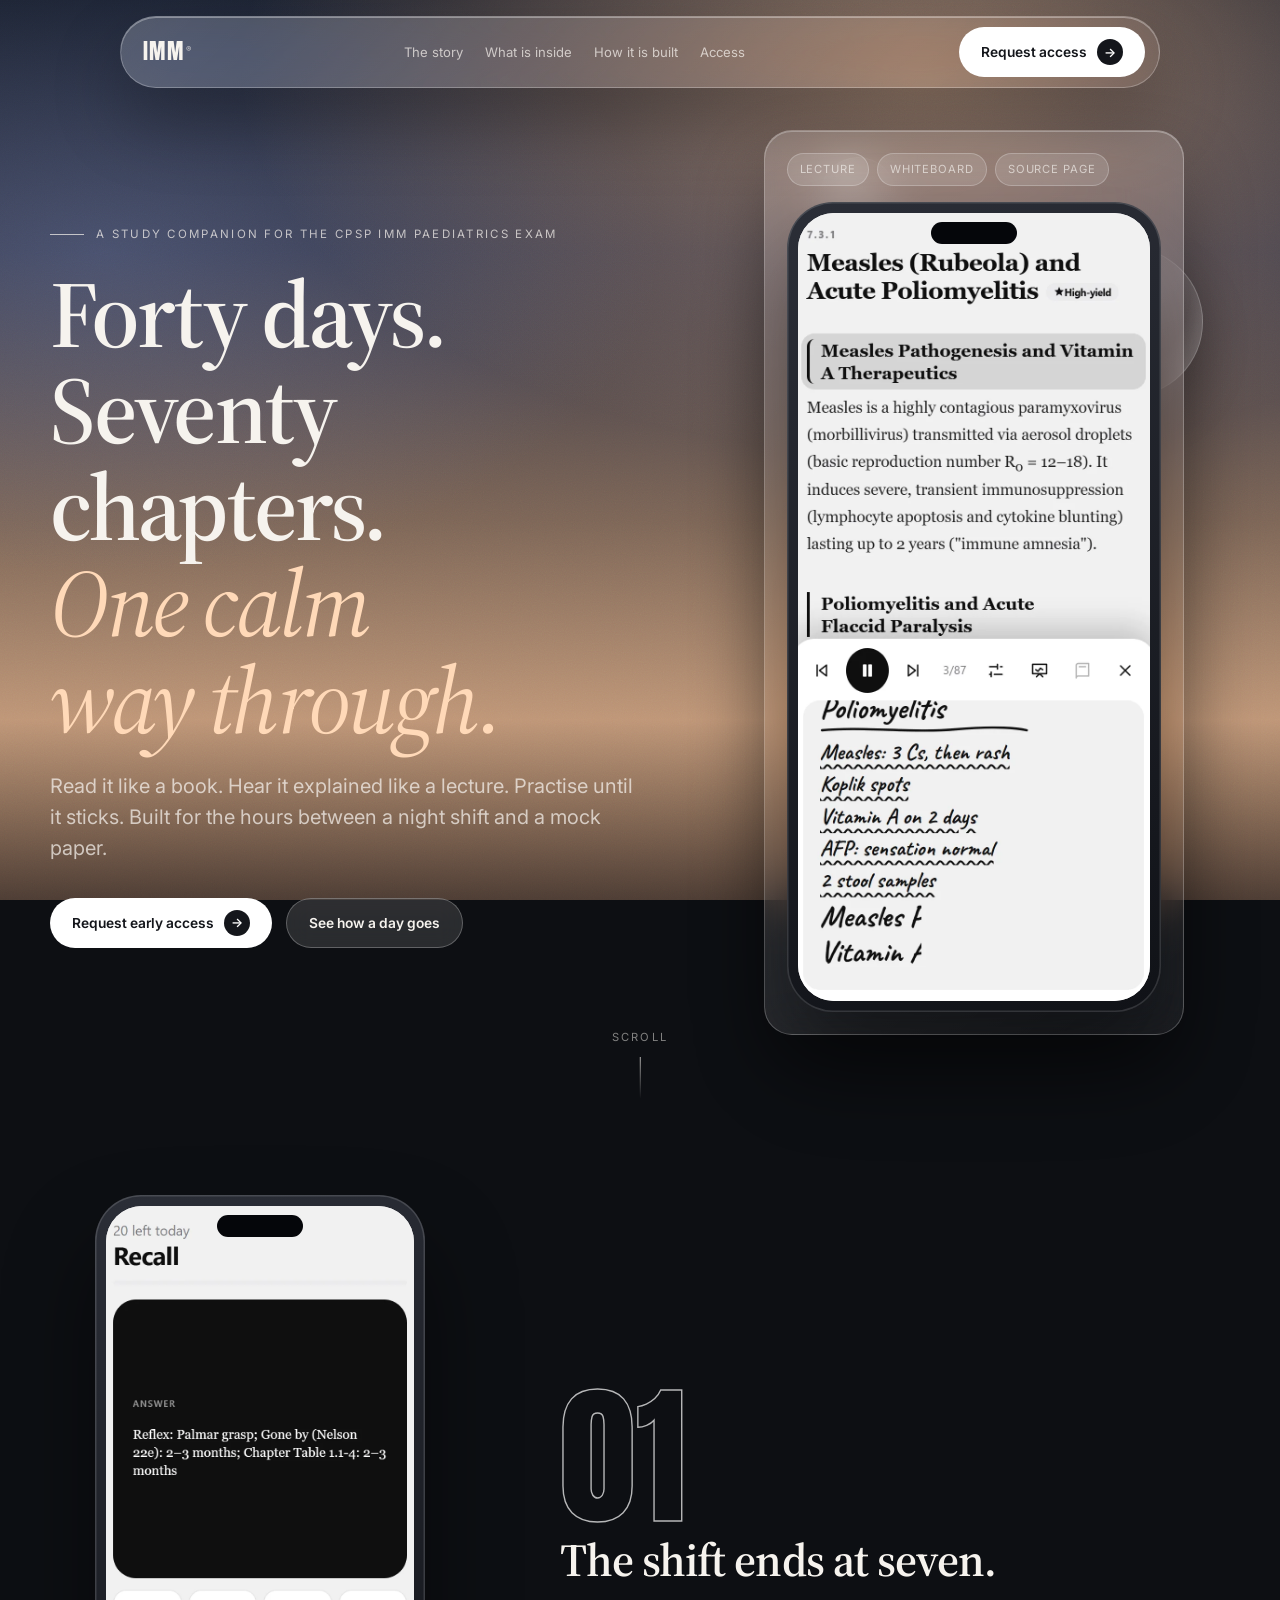
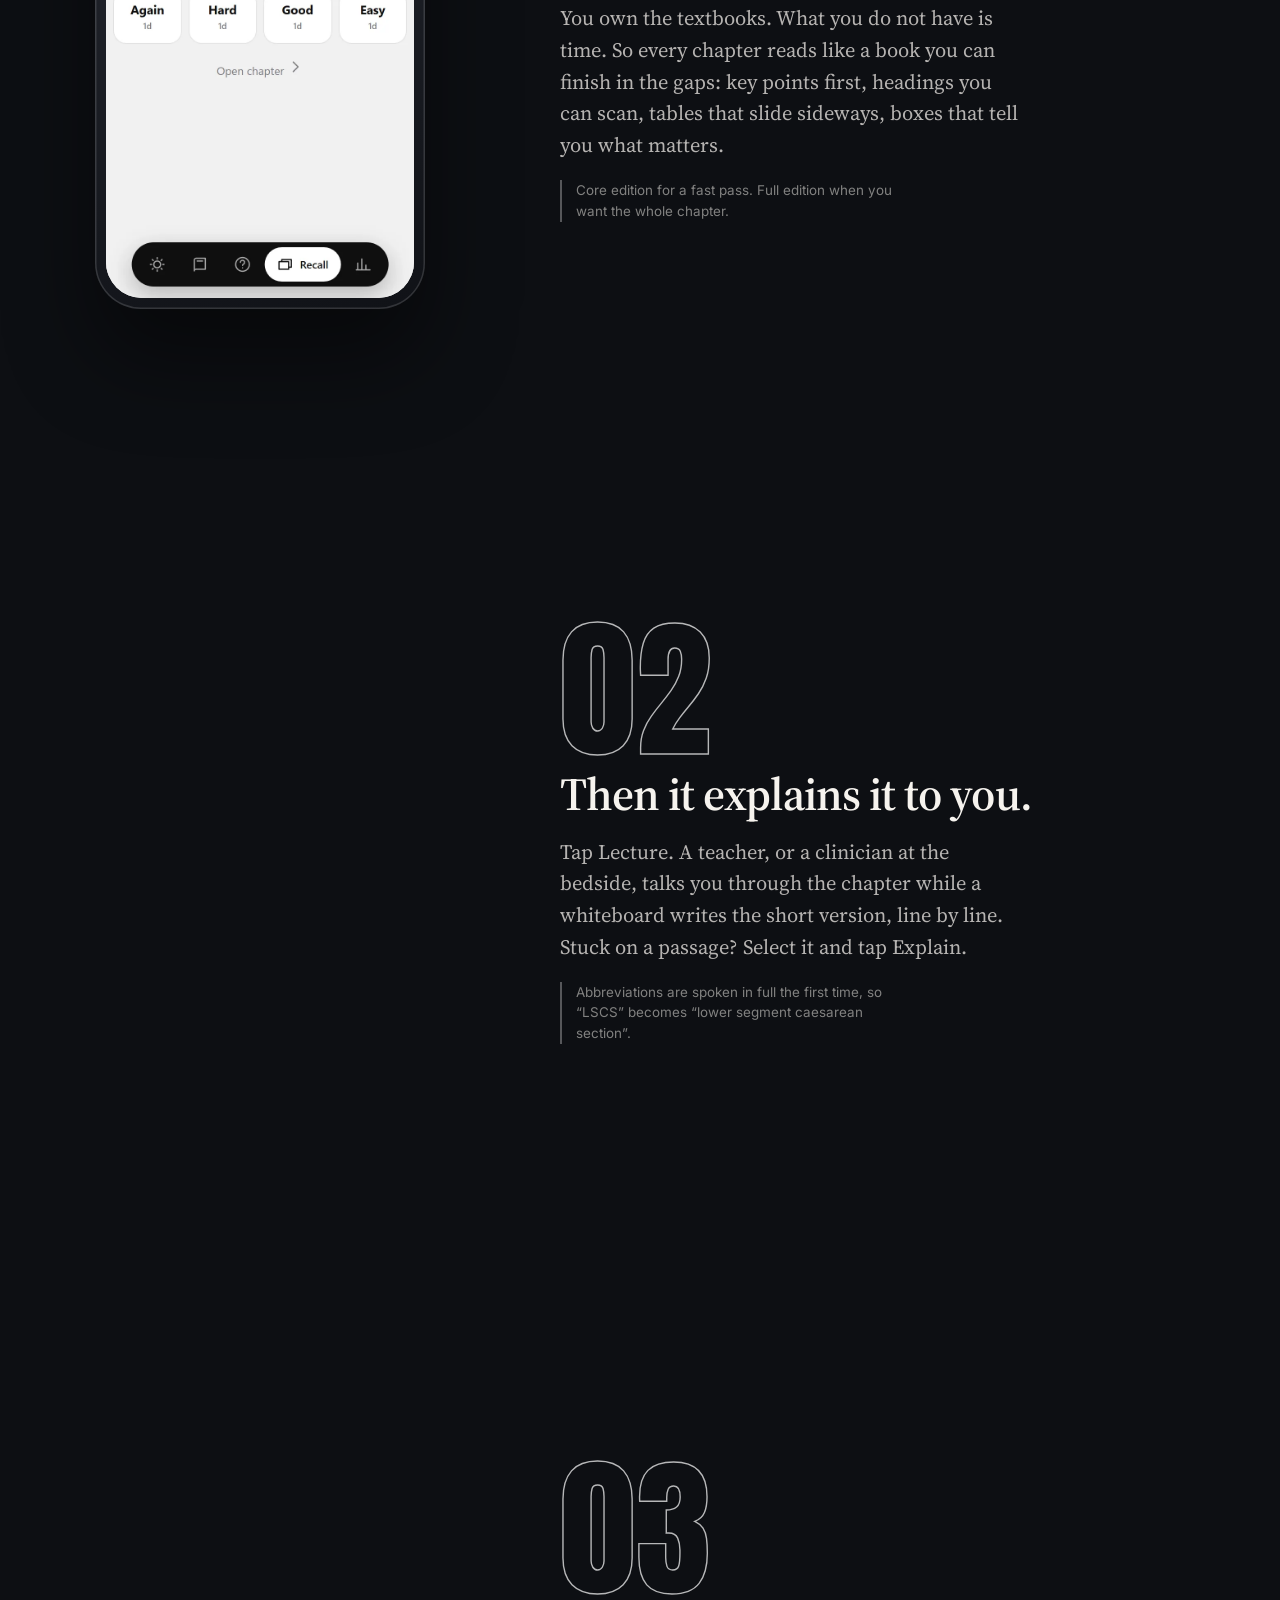
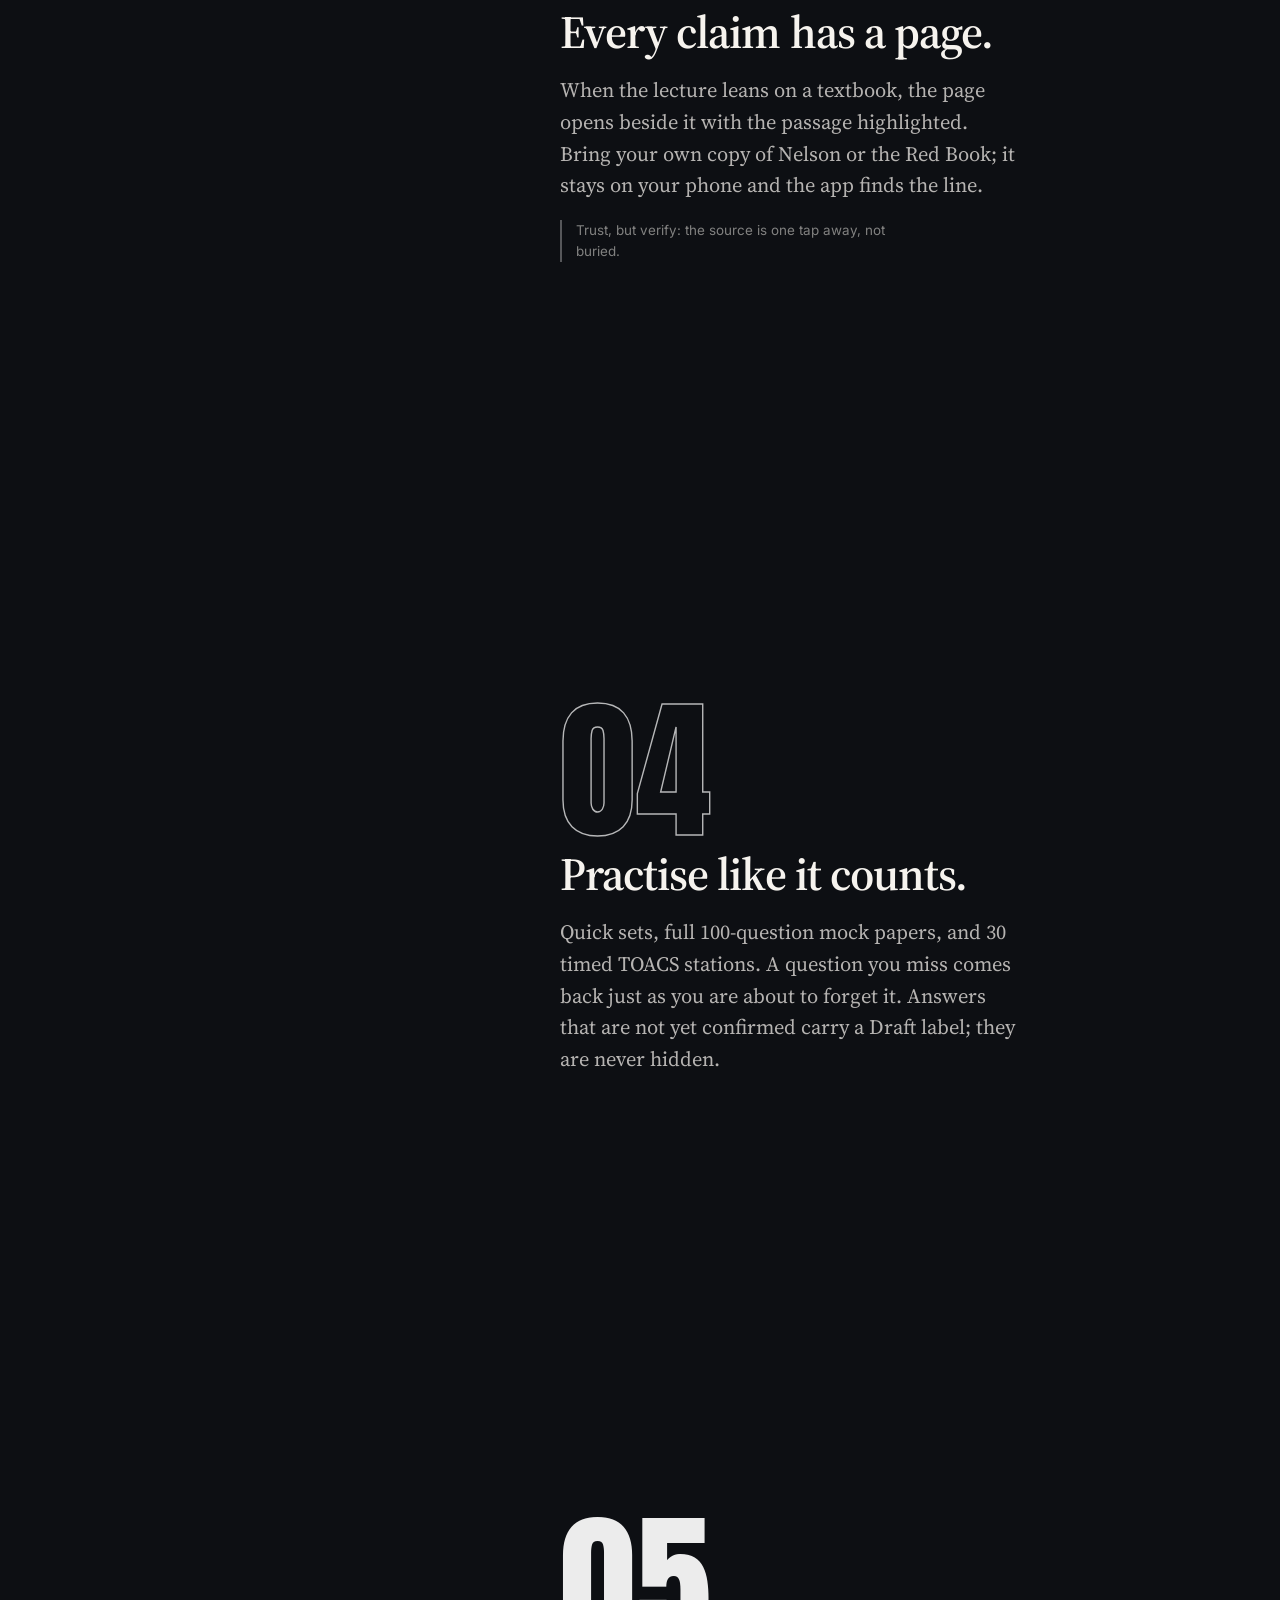
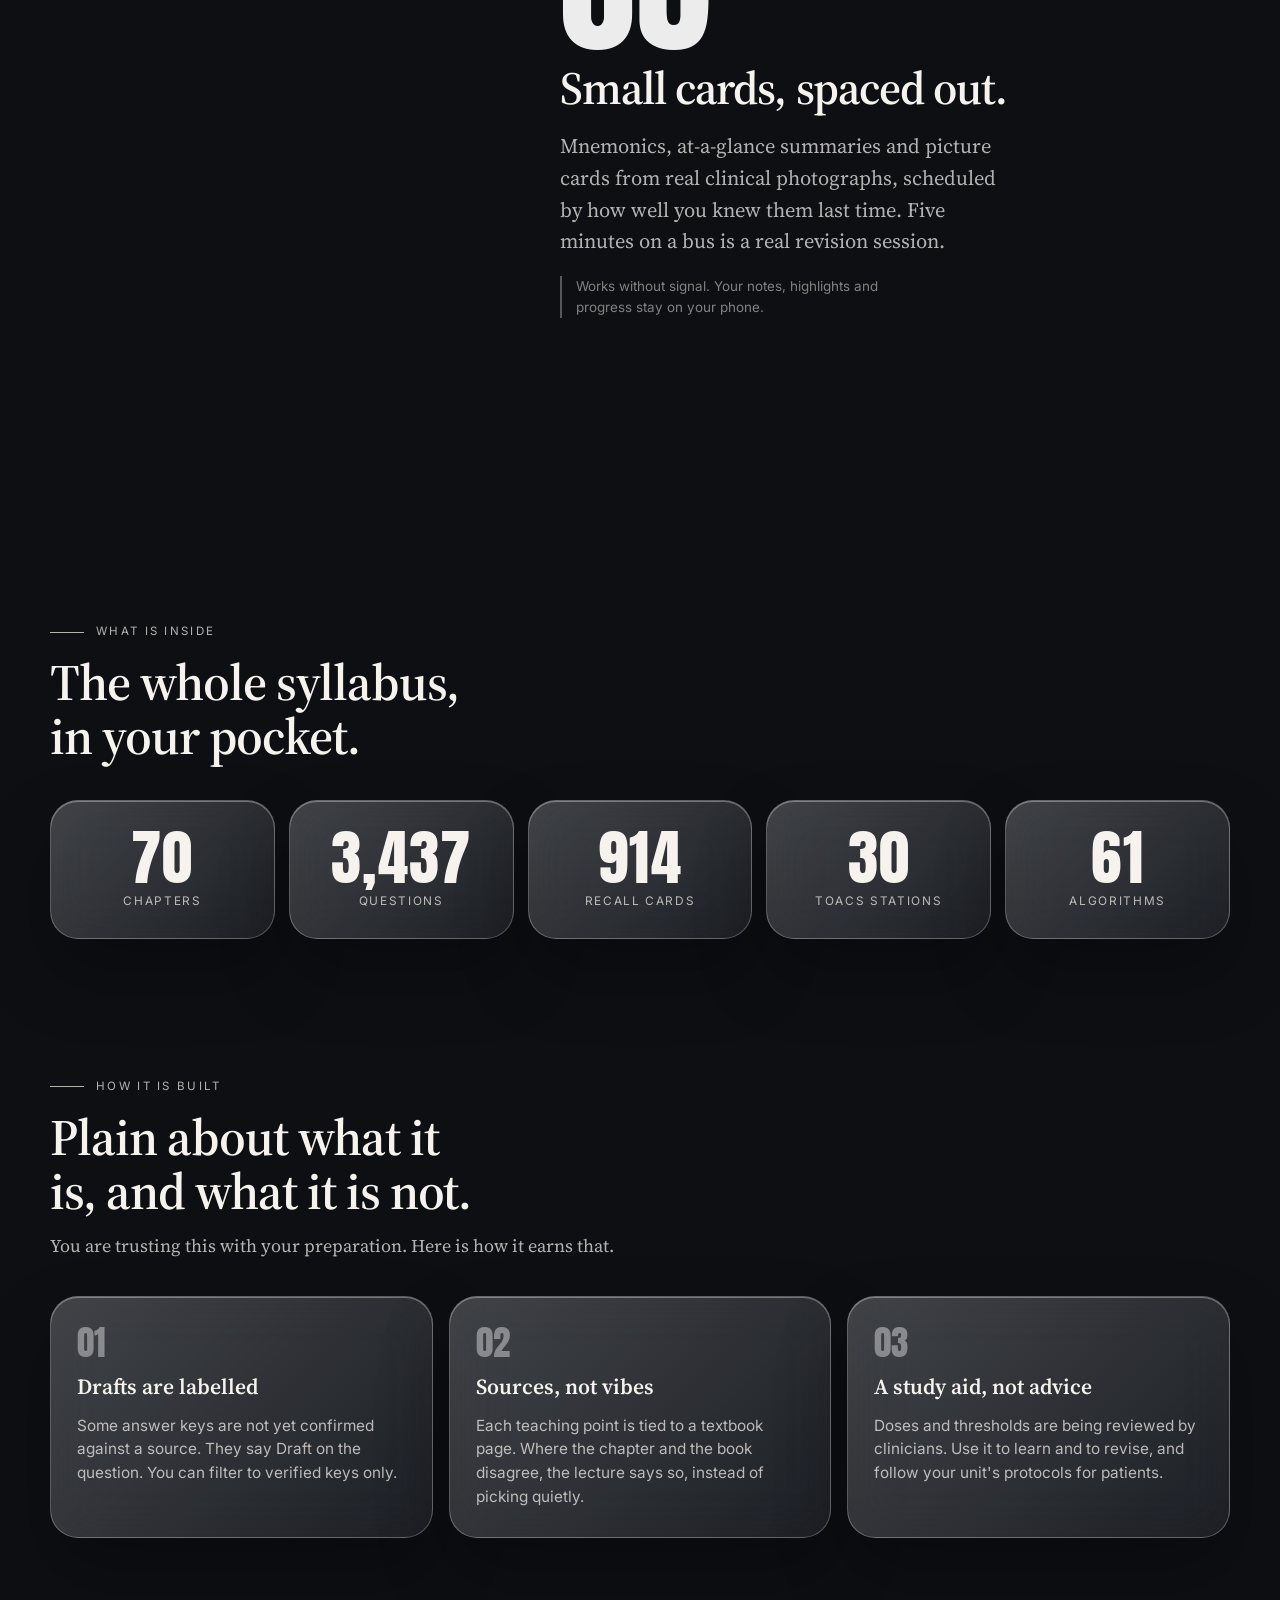
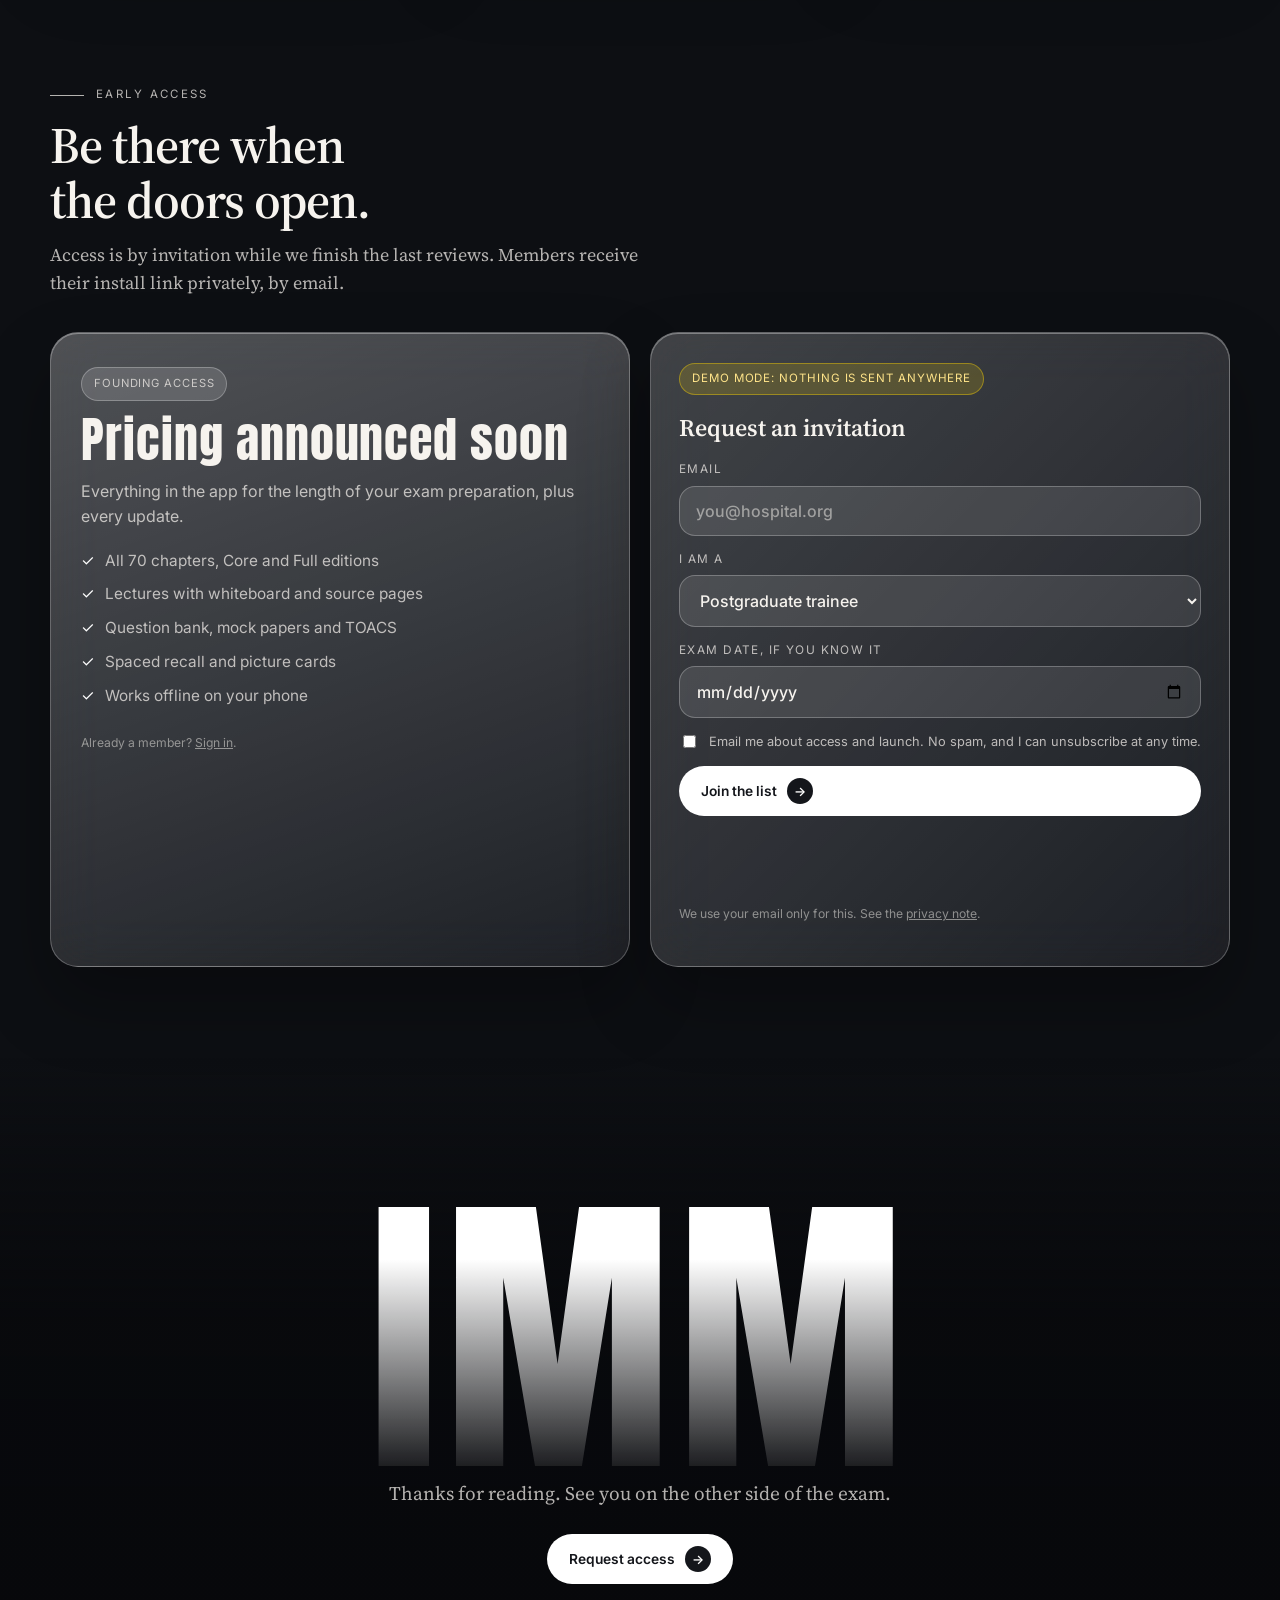
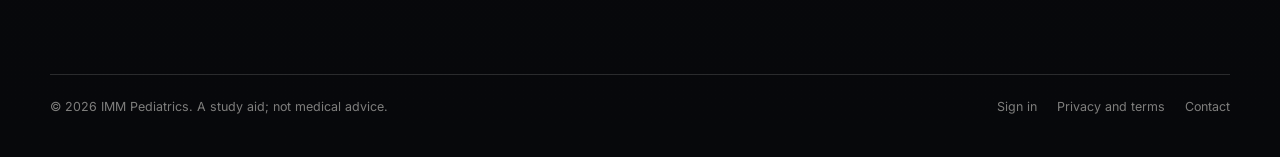
<file: index.html>
<!doctype html>
<html lang="en">
<head>
<meta charset="utf-8">
<meta name="viewport" content="width=device-width, initial-scale=1, viewport-fit=cover">
<title>IMM Pediatrics: a calm way through the exam</title>
<meta name="description" content="A study companion for the CPSP IMM paediatrics exam: read it like a book, hear it explained like a lecture, practise until it sticks. Early access.">
<meta name="theme-color" content="#181e2c">
<meta property="og:title" content="IMM Pediatrics: a calm way through the exam">
<meta property="og:description" content="Read it like a book. Hear it explained like a lecture. Practise until it sticks.">
<meta property="og:type" content="website">
<link rel="icon" href="data:image/svg+xml,%3Csvg xmlns='http://www.w3.org/2000/svg' viewBox='0 0 64 64'%3E%3Crect width='64' height='64' rx='16' fill='%23181e2c'/%3E%3Ctext x='32' y='43' font-size='30' font-family='Impact,Arial' fill='white' text-anchor='middle'%3EIMM%3C/text%3E%3C/svg%3E">
<link rel="preconnect" href="https://fonts.googleapis.com">
<link rel="preconnect" href="https://fonts.gstatic.com" crossorigin>
<link href="https://fonts.googleapis.com/css2?family=Anton&family=Inter:wght@400;500;600&family=Source+Serif+4:ital,opsz,wght@0,8..60,400;0,8..60,600;1,8..60,400&display=swap" rel="stylesheet">
<link rel="stylesheet" href="assets/site.css">
<style>
  .screen .layer { position: absolute; inset: 0; width: 100%; height: 100%; opacity: 0; transform: scale(1.04); transition: opacity .7s ease, transform .9s ease; }
  .screen .layer.on { opacity: 1; transform: none; }
  .screen img.layer { object-fit: cover; object-position: top; }
  .mock-src { background: #f1f1f2; color: #111; padding: 58px 18px 18px; display: grid; align-content: start; gap: 11px; font: 500 .62rem var(--sans); }
  .mock-src .ms-head { display: flex; justify-content: space-between; font-size: .64rem; letter-spacing: .1em; text-transform: uppercase; color: #555; padding-bottom: 8px; border-bottom: 1px solid #ddd; }
  .mock-src .ms-page { background: #fff; border-radius: 12px; padding: 16px 14px; display: grid; gap: 9px; box-shadow: 0 8px 24px rgba(0,0,0,.08); }
  .mock-src .sk { height: 7px; border-radius: 4px; background: #d9d9dc; }
  .mock-src .sk.hl { background: #ffd400; opacity: .85; }
  .mock-src .ms-cap { font: 500 .66rem var(--sans); color: #555; }
  .mock-src .ms-chip { justify-self: start; font-size: .6rem; padding: 6px 10px; border-radius: 99px; background: #111; color: #fff; }
</style>
</head>
<body>
<div class="sky" aria-hidden="true"></div>
<div class="grain" aria-hidden="true"></div>

<header class="nav glass" role="banner">
  <a class="brand" href="#top" aria-label="IMM Pediatrics, top">IMM<sup>®</sup></a>
  <ul>
    <li><a href="#story">The story</a></li>
    <li><a href="#inside">What is inside</a></li>
    <li><a href="#honest">How it is built</a></li>
    <li><a href="#access">Access</a></li>
  </ul>
  <a class="pill-btn" href="#access">Request access <span class="dot" aria-hidden="true">→</span></a>
</header>

<main id="top">
  <!-- hero -->
  <section class="hero">
    <i class="orb o1" aria-hidden="true"></i><i class="orb o2" aria-hidden="true"></i><i class="orb o3" aria-hidden="true"></i>
    <div class="wrap hero-grid">
      <div>
        <span class="eyebrow rv">A study companion for the CPSP IMM paediatrics exam</span>
        <h1 class="rv" style="--d:.08s">Forty days. Seventy chapters. <em>One calm way through.</em></h1>
        <p class="lede rv" style="--d:.16s">Read it like a book. Hear it explained like a lecture. Practise until it sticks. Built for the hours between a night shift and a mock paper.</p>
        <div class="hero-actions rv" style="--d:.24s">
          <a class="pill-btn" href="#access">Request early access <span class="dot" aria-hidden="true">→</span></a>
          <a class="pill-btn ghost" href="#story">See how a day goes</a>
        </div>
      </div>
      <aside class="hero-card glass rv" style="--d:.3s" aria-label="A glimpse of the lecture screen">
        <div class="chip-row"><span class="chip">Lecture</span><span class="chip">Whiteboard</span><span class="chip">Source page</span></div>
        <div class="phone" style="width:100%"><div class="screen"><img class="layer on" src="assets/shots/lecture.webp" alt="The lecture screen: a whiteboard writes short sentences as the voice explains a chapter" width="780" height="1688"></div></div>
      </aside>
    </div>
    <div class="scroll-cue" aria-hidden="true">scroll<i></i></div>
  </section>

  <!-- the story -->
  <section class="story" id="story">
    <div class="wrap story-grid">
      <div class="sticky" data-step="1" aria-hidden="true">
        <div class="phone"><div class="screen">
          <img class="layer" src="assets/shots/reader.webp" alt="" width="780" height="1688">
          <img class="layer" src="assets/shots/lecture.webp" alt="" width="780" height="1688" loading="lazy">
          <div class="layer mock-src">
            <div class="ms-head"><span>Reference page</span><span>p. 1966</span></div>
            <div class="ms-page"><i class="sk" style="width:62%"></i><i class="sk"></i><i class="sk" style="width:92%"></i><i class="sk hl" style="width:86%"></i><i class="sk hl" style="width:54%"></i><i class="sk"></i><i class="sk" style="width:78%"></i><i class="sk"></i><i class="sk" style="width:88%"></i><i class="sk" style="width:40%"></i></div>
            <span class="ms-chip">Your own copy, opened to the right page</span>
            <p class="ms-cap">The passage the explanation is built on is lit up for you.</p>
          </div>
          <img class="layer" src="assets/shots/practice.webp" alt="" width="780" height="1688" loading="lazy">
          <img class="layer" src="assets/shots/cards.webp" alt="" width="780" height="1688" loading="lazy">
        </div></div>
      </div>

      <div class="scenes">
        <article class="scene rv" data-shot="0">
          <span class="num">01</span>
          <h2>The shift ends at seven.</h2>
          <p>You own the textbooks. What you do not have is time. So every chapter reads like a book you can finish in the gaps: key points first, headings you can scan, tables that slide sideways, boxes that tell you what matters.</p>
          <p class="note">Core edition for a fast pass. Full edition when you want the whole chapter.</p>
          <figure class="scene-shot"><div class="phone"><div class="screen"><img src="assets/shots/reader.webp" alt="A chapter in the reader with key points and At-a-glance cards" loading="lazy" style="position:static;opacity:1;transform:none"></div></div></figure>
        </article>

        <article class="scene rv" data-shot="1">
          <span class="num">02</span>
          <h2>Then it explains it to you.</h2>
          <p>Tap Lecture. A teacher, or a clinician at the bedside, talks you through the chapter while a whiteboard writes the short version, line by line. Stuck on a passage? Select it and tap Explain.</p>
          <p class="note">Abbreviations are spoken in full the first time, so “LSCS” becomes “lower segment caesarean section”.</p>
          <figure class="scene-shot"><div class="phone"><div class="screen"><img src="assets/shots/lecture.webp" alt="The lecture dock with a whiteboard writing key points" loading="lazy" style="position:static;opacity:1;transform:none"></div></div></figure>
        </article>

        <article class="scene rv" data-shot="2">
          <span class="num">03</span>
          <h2>Every claim has a page.</h2>
          <p>When the lecture leans on a textbook, the page opens beside it with the passage highlighted. Bring your own copy of Nelson or the Red Book; it stays on your phone and the app finds the line.</p>
          <p class="note">Trust, but verify: the source is one tap away, not buried.</p>
          <div class="scene-shot"><div class="source-card glass"><div class="where"><span>Reference page</span><span>p. 1966</span></div><i class="skel"></i><i class="skel" style="width:90%"></i><i class="skel hl" style="width:84%"></i><i class="skel hl" style="width:52%"></i><i class="skel" style="width:76%"></i></div></div>
        </article>

        <article class="scene rv" data-shot="3">
          <span class="num">04</span>
          <h2>Practise like it counts.</h2>
          <p>Quick sets, full 100-question mock papers, and 30 timed TOACS stations. A question you miss comes back just as you are about to forget it. Answers that are not yet confirmed carry a Draft label; they are never hidden.</p>
          <figure class="scene-shot"><div class="phone"><div class="screen"><img src="assets/shots/practice.webp" alt="A single best answer question" loading="lazy" style="position:static;opacity:1;transform:none"></div></div></figure>
        </article>

        <article class="scene rv" data-shot="4">
          <span class="num">05</span>
          <h2>Small cards, spaced out.</h2>
          <p>Mnemonics, at-a-glance summaries and picture cards from real clinical photographs, scheduled by how well you knew them last time. Five minutes on a bus is a real revision session.</p>
          <p class="note">Works without signal. Your notes, highlights and progress stay on your phone.</p>
          <figure class="scene-shot"><div class="phone"><div class="screen"><img src="assets/shots/cards.webp" alt="A recall card" loading="lazy" style="position:static;opacity:1;transform:none"></div></div></figure>
        </article>
      </div>
    </div>
  </section>

  <!-- numbers -->
  <section class="numbers" id="inside">
    <div class="wrap">
      <div class="section-head rv"><span class="eyebrow">What is inside</span><h2>The whole syllabus, in your pocket.</h2></div>
      <div class="num-grid">
        <div class="stat glass rv"><b data-count="70">70</b><span>Chapters</span></div>
        <div class="stat glass rv" style="--d:.06s"><b data-count="3437">3,437</b><span>Questions</span></div>
        <div class="stat glass rv" style="--d:.12s"><b data-count="914">914</b><span>Recall cards</span></div>
        <div class="stat glass rv" style="--d:.18s"><b data-count="30">30</b><span>TOACS stations</span></div>
        <div class="stat glass rv" style="--d:.24s"><b data-count="61">61</b><span>Algorithms</span></div>
      </div>
    </div>
  </section>

  <!-- honest -->
  <section class="honest" id="honest">
    <div class="wrap">
      <div class="section-head rv"><span class="eyebrow">How it is built</span><h2>Plain about what it is, and what it is not.</h2><p>You are trusting this with your preparation. Here is how it earns that.</p></div>
      <div class="cards3">
        <div class="card glass rv"><span class="k">01</span><h3>Drafts are labelled</h3><p>Some answer keys are not yet confirmed against a source. They say Draft on the question. You can filter to verified keys only.</p></div>
        <div class="card glass rv" style="--d:.08s"><span class="k">02</span><h3>Sources, not vibes</h3><p>Each teaching point is tied to a textbook page. Where the chapter and the book disagree, the lecture says so, instead of picking quietly.</p></div>
        <div class="card glass rv" style="--d:.16s"><span class="k">03</span><h3>A study aid, not advice</h3><p>Doses and thresholds are being reviewed by clinicians. Use it to learn and to revise, and follow your unit's protocols for patients.</p></div>
      </div>
    </div>
  </section>

  <!-- access -->
  <section class="access" id="access">
    <div class="wrap">
      <div class="section-head rv"><span class="eyebrow">Early access</span><h2>Be there when the doors open.</h2><p>Access is by invitation while we finish the last reviews. Members receive their install link privately, by email.</p></div>
      <div class="access-grid">
        <div class="plan glass rv">
          <span class="chip" style="justify-self:start" data-bind="plan.name">Founding access</span>
          <div class="price" data-bind="plan.priceLabel">Pricing announced soon</div>
          <p style="margin:0;color:var(--ink-soft)" data-bind="plan.blurb">Everything in the app for the length of your exam preparation, plus every update.</p>
          <ul>
            <li>All 70 chapters, Core and Full editions</li>
            <li>Lectures with whiteboard and source pages</li>
            <li>Question bank, mock papers and TOACS</li>
            <li>Spaced recall and picture cards</li>
            <li>Works offline on your phone</li>
          </ul>
          <p class="fineprint">Already a member? <a href="access.html">Sign in</a>.</p>
        </div>
        <form class="form glass rv" id="waitlist" style="--d:.1s" novalidate>
          <span class="demo-note" hidden>Demo mode: nothing is sent anywhere</span>
          <h3>Request an invitation</h3>
          <label class="field">Email<input type="email" name="email" placeholder="you@hospital.org" autocomplete="email" required></label>
          <label class="field">I am a<select name="role"></select></label>
          <label class="field" data-exam>Exam date, if you know it<input type="date" name="examDate"></label>
          <label class="consent"><input type="checkbox" name="consent"> <span>Email me about access and launch. No spam, and I can unsubscribe at any time.</span></label>
          <button class="pill-btn" type="submit">Join the list <span class="dot" aria-hidden="true">→</span></button>
          <p class="msg" role="status" aria-live="polite"></p>
          <p class="fineprint">We use your email only for this. See the <a href="legal.html">privacy note</a>.</p>
        </form>
      </div>
    </div>
  </section>
</main>

<footer class="finale">
  <div class="wrap">
    <div class="mark" aria-hidden="true">IMM</div>
    <p>Thanks for reading. See you on the other side of the exam.</p>
    <a class="pill-btn" href="#access">Request access <span class="dot" aria-hidden="true">→</span></a>
    <div class="foot">
      <span>© <span id="year"></span> IMM Pediatrics. A study aid; not medical advice.</span>
      <nav><a href="access.html">Sign in</a><a href="legal.html">Privacy and terms</a><a data-support href="mailto:hello@example.com">Contact</a></nav>
    </div>
  </div>
</footer>

<script src="config.js"></script>
<script src="assets/site.js"></script>
<script>document.getElementById("year").textContent = new Date().getFullYear();</script>
</body>
</html>
</file>
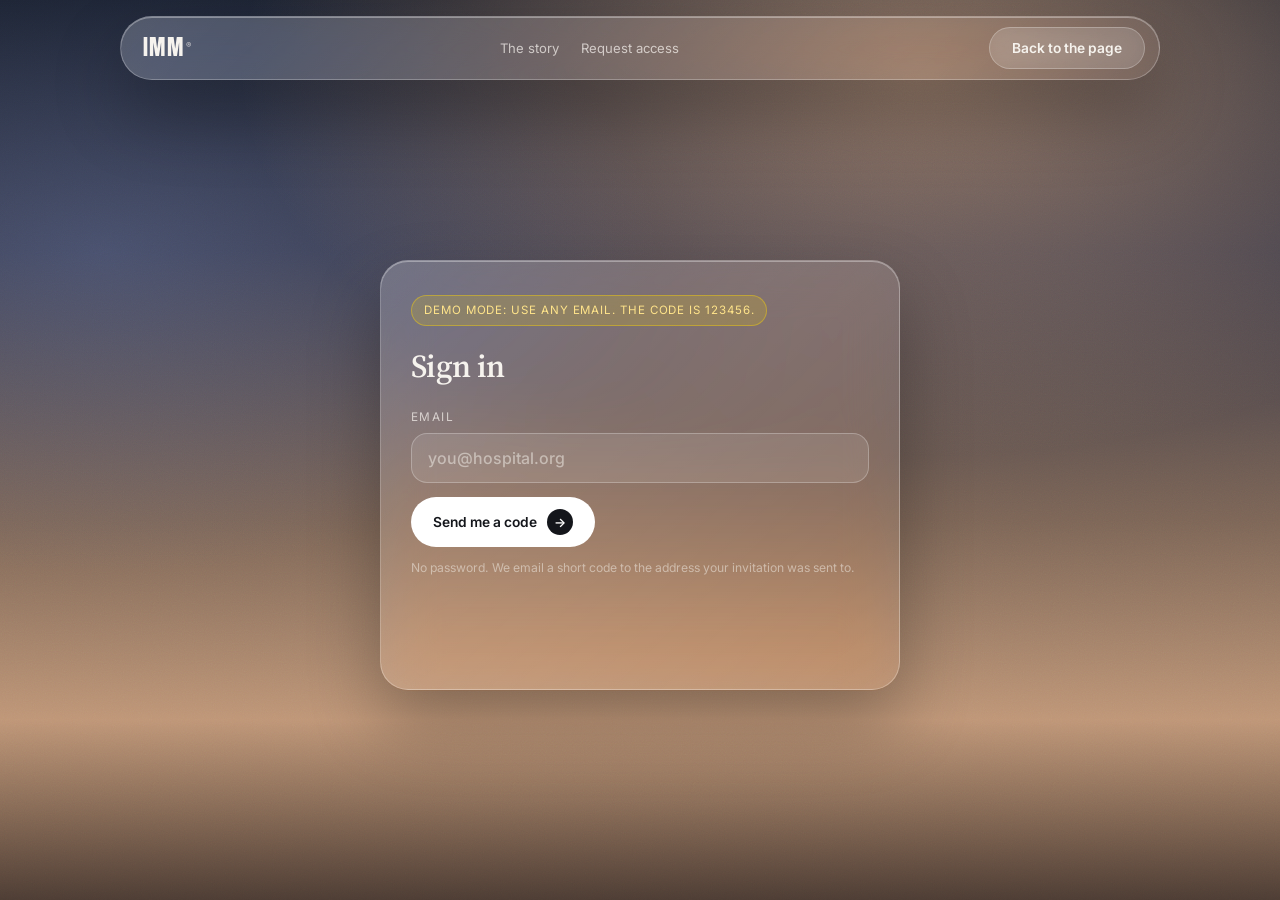
<file: access.html>
<!doctype html>
<html lang="en">
<head>
<meta charset="utf-8">
<meta name="viewport" content="width=device-width, initial-scale=1, viewport-fit=cover">
<title>Sign in · IMM Pediatrics</title>
<meta name="robots" content="noindex">
<meta name="theme-color" content="#181e2c">
<link rel="icon" href="data:image/svg+xml,%3Csvg xmlns='http://www.w3.org/2000/svg' viewBox='0 0 64 64'%3E%3Crect width='64' height='64' rx='16' fill='%23181e2c'/%3E%3Ctext x='32' y='43' font-size='30' font-family='Impact,Arial' fill='white' text-anchor='middle'%3EIMM%3C/text%3E%3C/svg%3E">
<link rel="preconnect" href="https://fonts.googleapis.com">
<link rel="preconnect" href="https://fonts.gstatic.com" crossorigin>
<link href="https://fonts.googleapis.com/css2?family=Anton&family=Inter:wght@400;500;600&family=Source+Serif+4:ital,opsz,wght@0,8..60,400;0,8..60,600&display=swap" rel="stylesheet">
<link rel="stylesheet" href="assets/site.css">
</head>
<body>
<div class="sky" aria-hidden="true"></div>
<div class="grain" aria-hidden="true"></div>
<header class="nav glass"><a class="brand" href="index.html">IMM<sup>®</sup></a><ul><li><a href="index.html#story">The story</a></li><li><a href="index.html#access">Request access</a></li></ul><a class="pill-btn ghost" href="index.html">Back to the page</a></header>

<main class="page">
  <section class="panel glass" aria-live="polite">
    <span class="demo-note" hidden>Demo mode: use any email. The code is 123456.</span>
    <h1 id="title">Sign in</h1>

    <!-- step 1: email -->
    <form id="step-email" novalidate>
      <label class="field">Email<input type="email" name="email" placeholder="you@hospital.org" autocomplete="email" required></label>
      <button class="pill-btn" type="submit" style="margin-top:14px">Send me a code <span class="dot" aria-hidden="true">→</span></button>
      <p class="fineprint" style="margin-top:12px">No password. We email a short code to the address your invitation was sent to.</p>
    </form>

    <!-- step 2: code -->
    <form id="step-code" class="hidden" novalidate>
      <p style="margin:0 0 12px;color:var(--ink-soft)">We sent a 6-digit code to <b id="sent-to"></b>.</p>
      <label class="field">Code<input type="text" name="code" inputmode="numeric" autocomplete="one-time-code" maxlength="6" placeholder="123456" required></label>
      <button class="pill-btn" type="submit" style="margin-top:14px">Sign in <span class="dot" aria-hidden="true">→</span></button>
      <button class="pill-btn ghost" type="button" id="back" style="margin-top:10px">Use a different email</button>
    </form>

    <!-- step 3: account -->
    <div id="step-account" class="hidden">
      <div class="state" id="who"></div>
      <div id="has-access" class="hidden" style="display:grid;gap:12px;margin-top:14px">
        <div class="state"><b>You have access.</b>Your install link is sent to your email, never shown on a public page.</div>
        <button class="pill-btn" id="install" type="button">Email me my install link <span class="dot" aria-hidden="true">→</span></button>
      </div>
      <div id="no-access" class="hidden" style="display:grid;gap:12px;margin-top:14px">
        <div class="state"><b data-bind="plan.name">Founding access</b><span data-bind="plan.priceLabel">Pricing announced soon</span></div>
        <button class="pill-btn" id="checkout" type="button">Continue to payment <span class="dot" aria-hidden="true">→</span></button>
        <button class="pill-btn ghost hidden" id="grant" type="button">Demo only: pretend the payment arrived</button>
      </div>
      <button class="pill-btn ghost" id="signout" type="button" style="margin-top:14px">Sign out</button>
    </div>

    <p class="msg" role="status"></p>
  </section>
</main>

<script src="config.js"></script>
<script src="assets/site.js"></script>
<script>
(() => {
  const { api, cfg, live } = window.IMM;
  const $ = (s) => document.querySelector(s);
  const show = (id) => { ["#step-email", "#step-code", "#step-account"].forEach((s) => $(s).classList.toggle("hidden", s !== id)); $("#title").textContent = id === "#step-account" ? "Your account" : "Sign in"; };
  const say = (text, kind = "") => { const m = $(".msg"); m.className = "msg " + kind; m.textContent = text; };
  const busy = (btn, on) => { if (btn) btn.disabled = on; };
  let email = "";

  async function account() {
    const me = await api("/v1/me");
    $("#who").innerHTML = `<b>${me.email.replace(/[<>&]/g, "")}</b>${me.entitlement && me.entitlement.active ? "Active member" : "No active plan yet"}`;
    const active = !!(me.entitlement && me.entitlement.active);
    $("#has-access").classList.toggle("hidden", !active);
    $("#no-access").classList.toggle("hidden", active);
    $("#grant").classList.toggle("hidden", live);
    show("#step-account");
    if (new URLSearchParams(location.search).get("demo-paid") && !live) say("Demo: payment page would open here.", "ok");
  }

  $("#step-email").addEventListener("submit", async (e) => {
    e.preventDefault(); email = e.target.email.value.trim(); busy(e.submitter, true); say("Sending...");
    try { const r = await api("/v1/auth/request-link", { method: "POST", body: { email } }); $("#sent-to").textContent = email; show("#step-code"); say(r.demoCode ? `Demo code: ${r.demoCode}` : "", "ok"); }
    catch (err) { say(err.message, "err"); }
    busy(e.submitter, false);
  });
  $("#step-code").addEventListener("submit", async (e) => {
    e.preventDefault(); busy(e.submitter, true); say("Checking...");
    try { await api("/v1/auth/verify", { method: "POST", body: { email, code: e.target.code.value } }); say(""); await account(); }
    catch (err) { say(err.message, "err"); }
    busy(e.submitter, false);
  });
  $("#back").addEventListener("click", () => { say(""); show("#step-email"); });
  $("#checkout").addEventListener("click", async (e) => {
    busy(e.currentTarget, true); say("Opening payment...");
    try { const r = await api("/v1/checkout", { method: "POST", body: { plan: cfg.plan.id, successUrl: location.origin + location.pathname + "?paid=1", cancelUrl: location.href } }); if (live) location.href = r.url; else say("Demo: this is where the payment provider's page would open.", "ok"); }
    catch (err) { say(err.message, "err"); }
    busy(e.currentTarget, false);
  });
  $("#grant").addEventListener("click", async () => { try { await api("/v1/demo/grant", { method: "POST", body: {} }); await account(); say("Demo payment recorded.", "ok"); } catch (err) { say(err.message, "err"); } });
  $("#install").addEventListener("click", async (e) => {
    busy(e.currentTarget, true); say("Sending...");
    try { await api("/v1/access/install-link", { method: "POST", body: {} }); say("Check your email for your install link.", "ok"); }
    catch (err) { say(err.message, "err"); }
    busy(e.currentTarget, false);
  });
  $("#signout").addEventListener("click", async () => { try { await api("/v1/auth/logout", { method: "POST", body: {} }); } catch { /* already signed out */ } say(""); show("#step-email"); });

  api("/v1/me").then(account).catch(() => show("#step-email"));   // already signed in? go straight to the account
})();
</script>
</body>
</html>
</file>
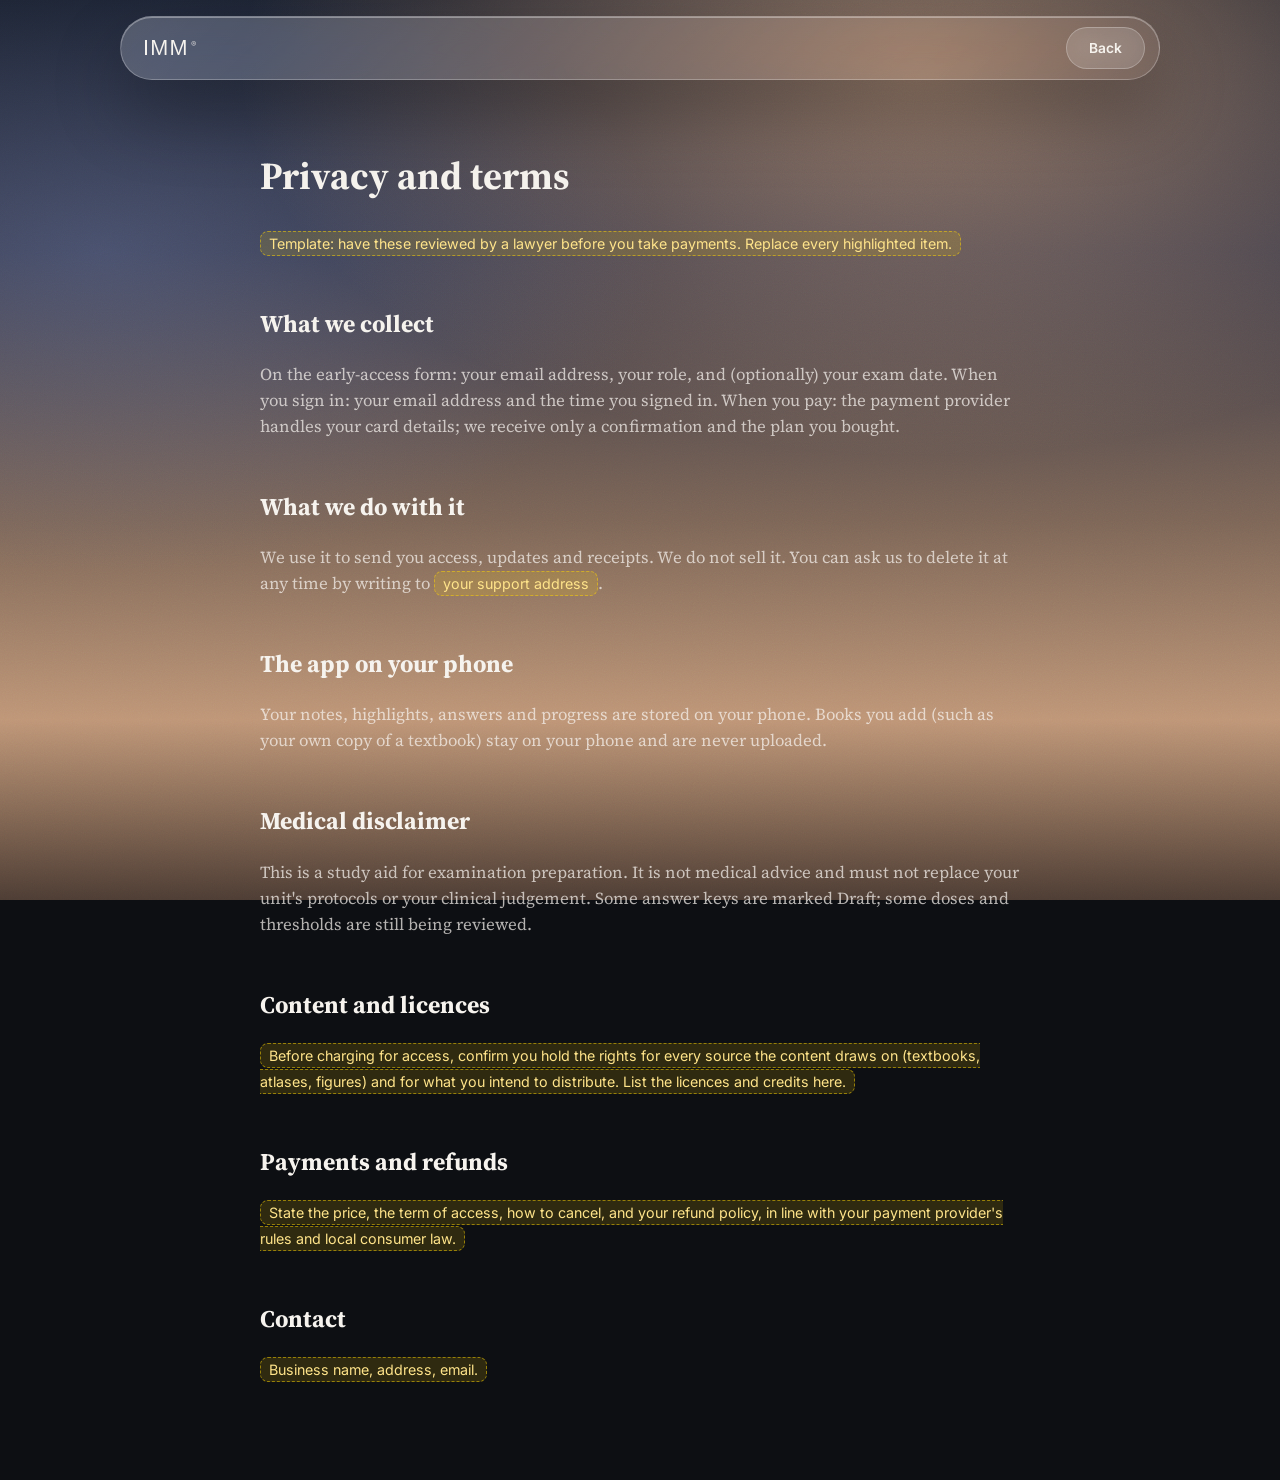
<file: legal.html>
<!doctype html>
<html lang="en">
<head>
<meta charset="utf-8">
<meta name="viewport" content="width=device-width, initial-scale=1">
<title>Privacy and terms · IMM Pediatrics</title>
<meta name="robots" content="noindex">
<link href="https://fonts.googleapis.com/css2?family=Inter:wght@400;600&family=Source+Serif+4:wght@400;600&display=swap" rel="stylesheet">
<link rel="stylesheet" href="assets/site.css">
</head>
<body>
<div class="sky" aria-hidden="true"></div><div class="grain" aria-hidden="true"></div>
<header class="nav glass"><a class="brand" href="index.html">IMM<sup>®</sup></a><ul></ul><a class="pill-btn ghost" href="index.html">Back</a></header>
<main class="legal"><div class="wrap">
  <h1>Privacy and terms</h1>
  <p><span class="todo">Template: have these reviewed by a lawyer before you take payments. Replace every highlighted item.</span></p>

  <h2>What we collect</h2>
  <p>On the early-access form: your email address, your role, and (optionally) your exam date. When you sign in: your email address and the time you signed in. When you pay: the payment provider handles your card details; we receive only a confirmation and the plan you bought.</p>

  <h2>What we do with it</h2>
  <p>We use it to send you access, updates and receipts. We do not sell it. You can ask us to delete it at any time by writing to <span class="todo">your support address</span>.</p>

  <h2>The app on your phone</h2>
  <p>Your notes, highlights, answers and progress are stored on your phone. Books you add (such as your own copy of a textbook) stay on your phone and are never uploaded.</p>

  <h2>Medical disclaimer</h2>
  <p>This is a study aid for examination preparation. It is not medical advice and must not replace your unit's protocols or your clinical judgement. Some answer keys are marked Draft; some doses and thresholds are still being reviewed.</p>

  <h2>Content and licences</h2>
  <p><span class="todo">Before charging for access, confirm you hold the rights for every source the content draws on (textbooks, atlases, figures) and for what you intend to distribute. List the licences and credits here.</span></p>

  <h2>Payments and refunds</h2>
  <p><span class="todo">State the price, the term of access, how to cancel, and your refund policy, in line with your payment provider's rules and local consumer law.</span></p>

  <h2>Contact</h2>
  <p><span class="todo">Business name, address, email.</span></p>
</div></main>
<script src="config.js"></script>
</body>
</html>
</file>
<file: assets/site.css>
/* IMM Pediatrics: landing. A dusk sky, glass panels, big numerals, a phone that tells the story as you scroll. */
:root {
  --ink: #f6f3ee; --ink-soft: rgba(246, 243, 238, .72); --ink-faint: rgba(246, 243, 238, .5);
  --glass: linear-gradient(135deg, rgba(255,255,255,.22), rgba(255,255,255,.07));
  --glass-line: rgba(255,255,255,.26);
  --night: #0d0f13; --sand: #c9a285; --dusk: #1a2030;
  --display: "Anton", "Bebas Neue", Impact, "Arial Narrow", sans-serif;
  --serif: "Source Serif 4", "Iowan Old Style", Georgia, serif;
  --sans: "Inter", system-ui, -apple-system, "Segoe UI", Roboto, sans-serif;
  --radius: 28px;
}
* { box-sizing: border-box; }
html { scroll-behavior: smooth; }
body { margin: 0; font-family: var(--sans); color: var(--ink); background: var(--night); line-height: 1.55; -webkit-font-smoothing: antialiased; overflow-x: hidden; }
img { max-width: 100%; display: block; }
a { color: inherit; }
::selection { background: rgba(255, 214, 170, .4); }
.wrap { width: min(1180px, 100% - 40px); margin-inline: auto; }

/* the sky behind everything */
.sky { position: fixed; inset: 0; z-index: -3; background:
  radial-gradient(1100px 620px at 72% 8%, rgba(255,198,150,.5), transparent 62%),
  radial-gradient(900px 520px at 8% 28%, rgba(118,140,196,.32), transparent 62%),
  linear-gradient(180deg, #181e2c 0%, #353646 28%, #7d6657 58%, #bf9677 80%, #4d3d34 100%); }
.grain { position: fixed; inset: 0; z-index: -2; pointer-events: none; opacity: .09; mix-blend-mode: overlay;
  background-image: url("data:image/svg+xml;utf8,<svg xmlns='http://www.w3.org/2000/svg' width='180' height='180'><filter id='n'><feTurbulence type='fractalNoise' baseFrequency='.9' numOctaves='2' stitchTiles='stitch'/></filter><rect width='100%' height='100%' filter='url(%23n)'/></svg>"); }

.glass { background: var(--glass); border: 1px solid var(--glass-line); border-radius: var(--radius); backdrop-filter: blur(26px) saturate(150%); -webkit-backdrop-filter: blur(26px) saturate(150%);
  box-shadow: 0 34px 70px rgba(0,0,0,.28), inset 0 1px 0 rgba(255,255,255,.34); }
@supports not (backdrop-filter: blur(1px)) { .glass { background: rgba(40, 40, 52, .78); } }

/* navigation pill */
.nav { position: fixed; z-index: 40; top: 16px; left: 50%; transform: translateX(-50%); width: min(1040px, 100% - 28px); display: flex; align-items: center; gap: 18px; padding: 10px 14px 10px 22px; border-radius: 999px; }
.brand { font-family: var(--display); font-size: 1.35rem; letter-spacing: .06em; text-decoration: none; }
.brand sup { font-family: var(--sans); font-size: .5rem; letter-spacing: 0; margin-left: 2px; opacity: .7; }
.nav ul { display: flex; gap: 22px; list-style: none; margin: 0 auto; padding: 0; font-size: .82rem; color: var(--ink-soft); }
.nav ul a { text-decoration: none; transition: color .2s; } .nav ul a:hover { color: var(--ink); }
.pill-btn { display: inline-flex; align-items: center; gap: 10px; border: 0; cursor: pointer; text-decoration: none; font: 600 .86rem var(--sans); padding: 12px 22px; border-radius: 999px; background: #fff; color: #14161b; transition: transform .2s, box-shadow .2s; }
.pill-btn:hover { transform: translateY(-2px); box-shadow: 0 12px 28px rgba(0,0,0,.3); }
.pill-btn.ghost { background: rgba(255,255,255,.12); color: var(--ink); border: 1px solid var(--glass-line); backdrop-filter: blur(12px); }
.pill-btn .dot { width: 26px; height: 26px; border-radius: 50%; background: #14161b; color: #fff; display: grid; place-items: center; font-size: .8rem; }
@media (max-width: 760px) { .nav ul { display: none; } .nav { justify-content: space-between; } }

/* hero */
.hero { min-height: 100svh; padding: 130px 0 90px; position: relative; display: grid; align-items: center; }
.eyebrow { font-size: .72rem; letter-spacing: .2em; text-transform: uppercase; color: var(--ink-soft); display: inline-flex; align-items: center; gap: 12px; }
.eyebrow::before { content: ""; width: 34px; height: 1px; background: currentColor; }
.hero h1 { font-family: var(--serif); font-weight: 600; font-size: clamp(2.6rem, 7.4vw, 6.2rem); line-height: 1.02; letter-spacing: -.03em; margin: 22px 0 22px; max-width: 13ch; text-wrap: balance; }
.hero h1 em { font-style: italic; font-weight: 400; color: #ffd9b8; }
.lede { font-size: clamp(1.02rem, 1.6vw, 1.25rem); color: var(--ink-soft); max-width: 46ch; }
.hero-actions { display: flex; flex-wrap: wrap; gap: 14px; margin-top: 34px; }
.hero-grid { display: grid; grid-template-columns: 1.1fr .9fr; gap: 40px; align-items: center; }
.hero-card { padding: 22px; position: relative; justify-self: center; width: min(420px, 100%); }
.hero-card .chip-row { display: flex; gap: 8px; flex-wrap: wrap; margin-bottom: 16px; }
.chip { font-size: .7rem; letter-spacing: .08em; text-transform: uppercase; padding: 7px 12px; border-radius: 999px; background: rgba(255,255,255,.14); border: 1px solid var(--glass-line); color: var(--ink-soft); }
.scroll-cue { position: absolute; bottom: 26px; left: 50%; transform: translateX(-50%); font-size: .7rem; letter-spacing: .2em; text-transform: uppercase; color: var(--ink-faint); display: grid; justify-items: center; gap: 10px; }
.scroll-cue i { width: 1px; height: 42px; background: linear-gradient(var(--ink-soft), transparent); animation: cue 2.2s ease-in-out infinite; }
@keyframes cue { 0%, 100% { transform: scaleY(.4); transform-origin: top; } 50% { transform: scaleY(1); } }
@media (max-width: 900px) { .hero-grid { grid-template-columns: 1fr; } .hero-card { display: none; } }

/* floating glass bubbles */
.orb { position: absolute; border-radius: 50%; pointer-events: none; background: radial-gradient(circle at 30% 28%, rgba(255,255,255,.7), rgba(255,255,255,.12) 38%, rgba(255,255,255,.04) 62%, rgba(255,255,255,.22) 100%);
  border: 1px solid rgba(255,255,255,.3); box-shadow: inset -10px -14px 30px rgba(255,255,255,.12), 0 20px 50px rgba(0,0,0,.18); animation: drift 14s ease-in-out infinite; }
.o1 { width: 150px; height: 150px; right: 6%; top: 22%; } .o2 { width: 76px; height: 76px; right: 30%; top: 14%; animation-delay: -4s; } .o3 { width: 110px; height: 110px; right: 14%; bottom: 14%; animation-delay: -8s; }
@keyframes drift { 0%, 100% { transform: translate3d(0,0,0); } 50% { transform: translate3d(10px,-22px,0); } }

/* phone */
.phone { width: min(330px, 80vw); aspect-ratio: 390 / 844; border-radius: 46px; padding: 11px; background: linear-gradient(160deg, #2b2e37, #101217); box-shadow: 0 50px 90px rgba(0,0,0,.45), inset 0 0 0 1.5px rgba(255,255,255,.14); position: relative; }
.phone::before { content: ""; position: absolute; top: 20px; left: 50%; width: 86px; height: 22px; border-radius: 99px; background: #05060a; transform: translateX(-50%); z-index: 3; }
.screen { position: relative; width: 100%; height: 100%; border-radius: 36px; overflow: hidden; background: #f1f1f2; }
.screen img { position: absolute; inset: 0; width: 100%; height: 100%; object-fit: cover; object-position: top; opacity: 0; transform: scale(1.04); transition: opacity .7s ease, transform .9s ease; }
.screen img.on { opacity: 1; transform: none; }

/* the story: a phone that stays while the scenes pass */
.story { position: relative; padding: 70px 0 40px; }
.story-grid { display: grid; grid-template-columns: minmax(300px, 420px) 1fr; gap: clamp(30px, 7vw, 110px); align-items: start; }
.sticky { position: sticky; top: 11vh; display: grid; justify-items: center; }
.sticky .phone { transition: transform .8s cubic-bezier(.2,.8,.2,1); }
.sticky[data-step="2"] .phone { transform: rotate(-3deg) translateX(8px); } .sticky[data-step="3"] .phone { transform: rotate(2.5deg); }
.scene { min-height: 92vh; display: grid; align-content: center; gap: 18px; padding: 40px 0; }
.num { font-family: var(--display); font-size: clamp(5rem, 12vw, 9.5rem); line-height: .8; color: transparent; -webkit-text-stroke: 1.4px rgba(255,255,255,.7); letter-spacing: .01em; }
.scene.is-on .num { color: rgba(255,255,255,.92); -webkit-text-stroke-color: transparent; transition: color .6s; }
.scene h2 { font-family: var(--serif); font-weight: 600; font-size: clamp(1.9rem, 3.6vw, 3rem); line-height: 1.08; letter-spacing: -.02em; margin: 0; text-wrap: balance; }
.scene p { font-family: var(--serif); font-size: clamp(1.05rem, 1.6vw, 1.28rem); color: var(--ink-soft); max-width: 46ch; margin: 0; }
.scene .note { font-family: var(--sans); font-size: .84rem; color: var(--ink-faint); border-left: 2px solid rgba(255,255,255,.3); padding-left: 14px; max-width: 44ch; }
.scene-shot { display: none; }
.source-card { width: min(380px, 100%); padding: 18px; display: grid; gap: 10px; }
.source-card .where { font-size: .72rem; letter-spacing: .14em; text-transform: uppercase; color: var(--ink-soft); display: flex; justify-content: space-between; }
.skel { height: 9px; border-radius: 5px; background: rgba(255,255,255,.22); }
.skel.hl { background: linear-gradient(90deg, rgba(255,214,0,.85), rgba(255,214,0,.55)); box-shadow: 0 0 0 3px rgba(255,214,0,.12); animation: hl 3.4s ease-in-out infinite; }
@keyframes hl { 0%, 100% { filter: none; } 50% { filter: brightness(1.18); } }
@media (max-width: 900px) {
  .story-grid { grid-template-columns: 1fr; } .sticky { display: none; }
  .scene { min-height: auto; padding: 56px 0; } .scene-shot { display: grid; justify-items: center; margin-top: 18px; }
  .scene-shot .phone { width: min(290px, 78vw); }
}

/* numbers */
.numbers { padding: 40px 0 70px; }
.num-grid { display: grid; grid-template-columns: repeat(5, 1fr); gap: 14px; }
.stat { padding: 26px 20px; text-align: center; }
.stat b { display: block; font-family: var(--display); font-size: clamp(2.4rem, 5vw, 3.8rem); line-height: 1; letter-spacing: .02em; font-weight: 400; }
.stat span { font-size: .74rem; letter-spacing: .14em; text-transform: uppercase; color: var(--ink-soft); }
@media (max-width: 860px) { .num-grid { grid-template-columns: repeat(2, 1fr); } .stat:last-child { grid-column: span 2; } }

/* honest */
.honest { padding: 60px 0; }
.section-head { max-width: 620px; margin-bottom: 36px; }
.section-head h2 { font-family: var(--serif); font-weight: 600; font-size: clamp(2rem, 4vw, 3.2rem); line-height: 1.06; letter-spacing: -.02em; margin: 14px 0; text-wrap: balance; }
.section-head p { color: var(--ink-soft); font-family: var(--serif); font-size: 1.12rem; margin: 0; }
.cards3 { display: grid; grid-template-columns: repeat(3, 1fr); gap: 16px; }
.card { padding: 28px 26px; display: grid; gap: 10px; align-content: start; }
.card .k { font-family: var(--display); font-size: 2.2rem; color: rgba(255,255,255,.4); line-height: 1; }
.card h3 { font-family: var(--serif); font-weight: 600; font-size: 1.35rem; margin: 0; }
.card p { margin: 0; color: var(--ink-soft); font-size: .96rem; }
@media (max-width: 860px) { .cards3 { grid-template-columns: 1fr; } }

/* access */
.access { padding: 80px 0 90px; }
.access-grid { display: grid; grid-template-columns: 1fr 1fr; gap: 20px; align-items: stretch; }
.plan { padding: 34px 30px; display: grid; gap: 14px; align-content: start; background: linear-gradient(160deg, rgba(255,255,255,.28), rgba(255,255,255,.08)); }
.plan .price { font-family: var(--display); font-size: clamp(2rem, 4vw, 3rem); letter-spacing: .02em; line-height: 1.05; }
.plan ul { list-style: none; padding: 0; margin: 6px 0 0; display: grid; gap: 10px; font-size: .96rem; color: var(--ink-soft); }
.plan li::before { content: "✓"; margin-right: 10px; color: #fff; }
.form { padding: 30px 28px; display: grid; gap: 14px; }
.form h3 { margin: 0; font-family: var(--serif); font-weight: 600; font-size: 1.5rem; }
label.field { display: grid; gap: 7px; font-size: .74rem; letter-spacing: .12em; text-transform: uppercase; color: var(--ink-soft); }
.field input, .field select { font: 500 1rem var(--sans); letter-spacing: 0; text-transform: none; color: var(--ink); background: rgba(255,255,255,.1); border: 1px solid var(--glass-line); border-radius: 16px; padding: 14px 16px; outline: none; transition: border-color .2s, background .2s; width: 100%; }
.field input::placeholder { color: var(--ink-faint); }
.field input:focus, .field select:focus { border-color: #fff; background: rgba(255,255,255,.16); }
.field select option { color: #111; }
.consent { display: flex; gap: 10px; align-items: flex-start; font-size: .8rem; color: var(--ink-soft); }
.consent input { margin-top: 3px; accent-color: #fff; }
.msg { min-height: 1.4em; font-size: .9rem; } .msg.ok { color: #c9f2d2; } .msg.err { color: #ffc9c0; }
.fineprint { font-size: .76rem; color: var(--ink-faint); }
.demo-note { font-size: .72rem; letter-spacing: .08em; text-transform: uppercase; padding: 6px 12px; border-radius: 999px; background: rgba(255, 214, 0, .16); border: 1px solid rgba(255, 214, 0, .4); color: #ffe48a; justify-self: start; }
@media (max-width: 860px) { .access-grid { grid-template-columns: 1fr; } }

/* finale */
.finale { background: linear-gradient(180deg, transparent, rgba(8,9,12,.92) 38%, #07080b); padding: 150px 0 40px; text-align: center; }
.finale .mark { font-family: var(--display); font-size: clamp(6rem, 24vw, 19rem); line-height: .86; letter-spacing: .02em; background: linear-gradient(180deg, #fff 20%, rgba(255,255,255,.08)); -webkit-background-clip: text; background-clip: text; color: transparent; }
.finale p { color: var(--ink-soft); font-family: var(--serif); font-size: 1.2rem; margin: 10px 0 26px; }
.foot { display: flex; justify-content: space-between; flex-wrap: wrap; gap: 14px; margin-top: 90px; padding-top: 22px; border-top: 1px solid rgba(255,255,255,.14); font-size: .78rem; color: var(--ink-faint); }
.foot nav { display: flex; gap: 20px; } .foot a { text-decoration: none; } .foot a:hover { color: var(--ink); }

/* reveal on scroll */
.rv { opacity: 0; transform: translateY(26px); transition: opacity .9s ease, transform .9s cubic-bezier(.2,.8,.2,1); transition-delay: var(--d, 0s); }
.rv.in { opacity: 1; transform: none; }
@media (prefers-reduced-motion: reduce) {
  html { scroll-behavior: auto; } .orb, .scroll-cue i, .skel.hl { animation: none; }
  .rv { opacity: 1; transform: none; transition: none; } .screen img, .sticky .phone { transition: none; }
}

/* access / sign-in page */
.page { min-height: 100svh; display: grid; place-items: center; padding: 110px 16px 60px; }
.panel { width: min(520px, 100%); padding: 34px 30px; display: grid; gap: 16px; }
.panel h1 { font-family: var(--serif); font-weight: 600; font-size: 2rem; margin: 0; letter-spacing: -.02em; }
.tabs { display: flex; gap: 6px; padding: 5px; border-radius: 999px; background: rgba(255,255,255,.1); border: 1px solid var(--glass-line); }
.tabs button { flex: 1; border: 0; background: transparent; color: var(--ink-soft); font: 600 .84rem var(--sans); padding: 11px 10px; border-radius: 999px; cursor: pointer; }
.tabs button[aria-selected="true"] { background: #fff; color: #14161b; }
.state { padding: 16px 18px; border-radius: 18px; background: rgba(255,255,255,.1); border: 1px solid var(--glass-line); font-size: .92rem; }
.state b { display: block; margin-bottom: 4px; }
.hidden { display: none !important; }
.legal { padding: 120px 0 80px; } .legal .wrap { max-width: 760px; } .legal h1 { font-family: var(--serif); font-size: 2.4rem; } .legal h2 { font-family: var(--serif); margin-top: 2em; } .legal p, .legal li { color: var(--ink-soft); font-family: var(--serif); font-size: 1.05rem; }
.todo { background: rgba(255, 214, 0, .14); border: 1px dashed rgba(255, 214, 0, .5); padding: 3px 8px; border-radius: 8px; color: #ffe48a; font-family: var(--sans); font-size: .85em; }
.sticky .phone { width: min(330px, 80vw, 37vh); }
.hero-card .phone { width: min(100%, 44vh) !important; }
@media (max-width: 760px) { .o1 { width: 84px; height: 84px; right: -14px; top: 17%; } .o2 { display: none; } .o3 { width: 70px; height: 70px; right: 6%; bottom: 12%; } }
</file>
